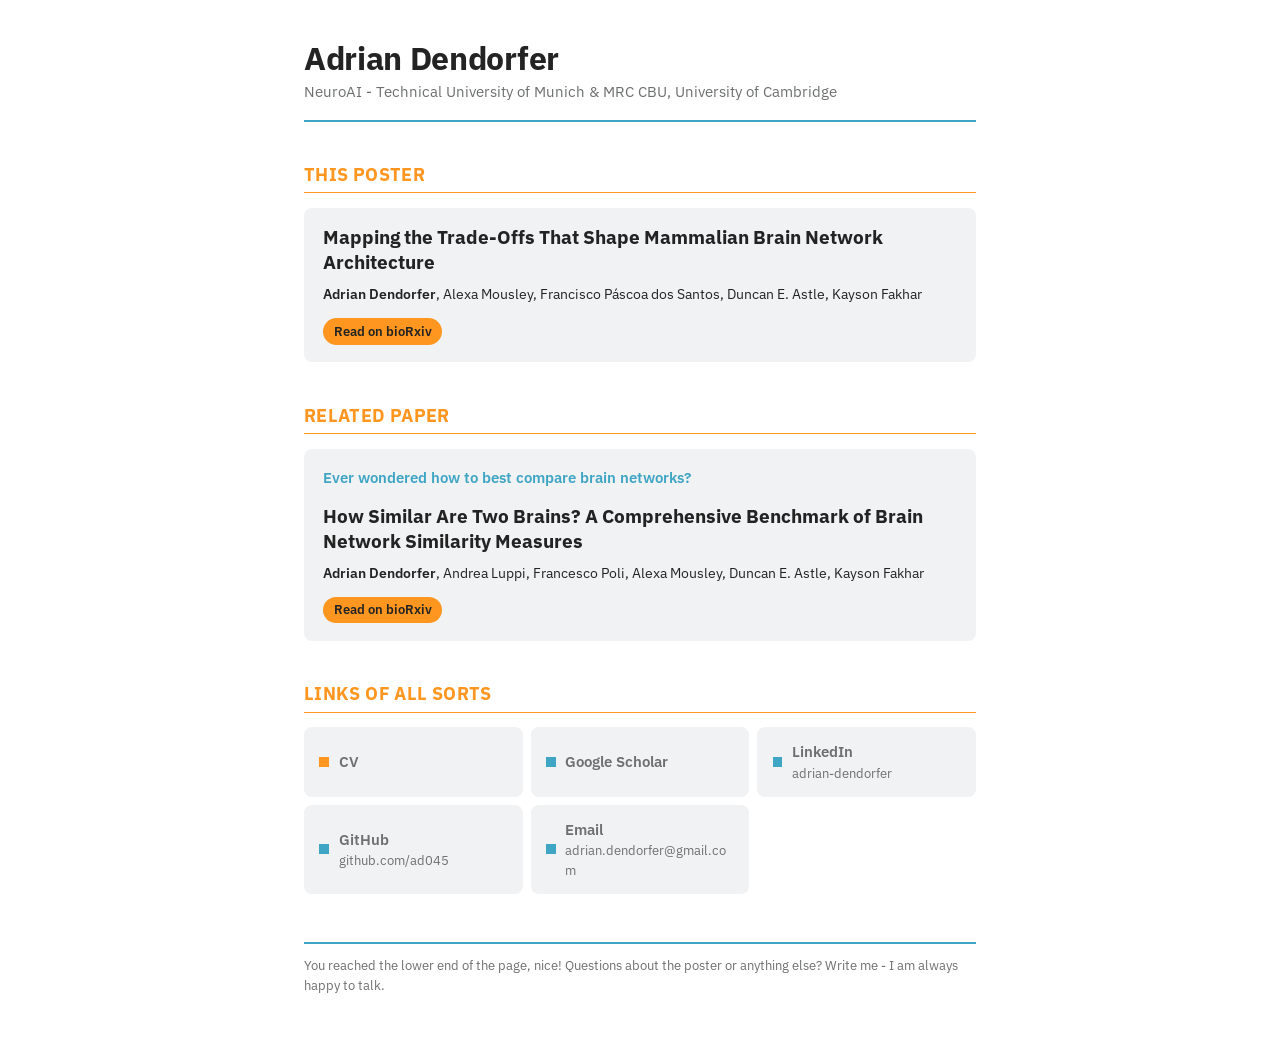
<file: index.html>
<!doctype html>
<html lang="en">

<head>
  <meta charset="utf-8">
  <meta name="viewport" content="width=device-width, initial-scale=1">
  <title>Adrian Dendorfer</title>
  <meta name="description" content="Poster links, paper and CV - Adrian Dendorfer, TUM / University of Cambridge.">
  <link rel="preconnect" href="https://fonts.googleapis.com">
  <link rel="preconnect" href="https://fonts.gstatic.com" crossorigin>
  <link href="https://fonts.googleapis.com/css2?family=IBM+Plex+Sans:ital,wght@0,400;0,600;0,700;1,400&display=swap"
    rel="stylesheet">
  <link rel="stylesheet" href="style.css">
</head>

<body>
  <main>
    <header>
      <h1>Adrian Dendorfer</h1>
      <p class="sub">NeuroAI - Technical University of Munich &amp; MRC CBU, University of Cambridge
      </p>
    </header>

    <h2>This poster</h2>
    <div class="paper">
      <h3>Mapping the Trade-Offs That Shape Mammalian Brain Network Architecture</h3>
      <p class="authors"><b>Adrian Dendorfer</b>, Alexa Mousley, Francisco Páscoa dos Santos, Duncan E. Astle, Kayson
        Fakhar</p>
      <!-- <p class="claim">Real brains maximise no single pressure - they sit in one small niche of a triangular trade-off -->
      <!-- between capability, robustness and efficiency.</p> -->
      <a class="chip" href="https://www.biorxiv.org/content/10.64898/2026.10.07.757032v1">Read on bioRxiv</a>
      <!-- <span class="chip soft">Bernstein Conference poster</span> -->
    </div>

    <h2>Related paper</h2>
    <div class="paper">
      <p class="claim">Ever wondered how to best compare brain networks?</p>
      <h3>How Similar Are Two Brains? A Comprehensive Benchmark of Brain Network Similarity Measures</h3>
      <p class="authors"><b>Adrian Dendorfer</b>, Andrea Luppi, Francesco Poli, Alexa Mousley, Duncan E. Astle, Kayson
        Fakhar</p>
      <a class="chip" href="https://www.biorxiv.org/content/10.64898/2026.09.16.752009v1">Read on bioRxiv</a>
    </div>

    <h2>Links of all sorts </h2>
    <div class="links">
      <a class="item" href="cv.html" style="--sq: var(--orange)"><span class="txt"><b>CV</b>
          <!-- <span>Education, research, publications</span> -->
        </span></a>
      <a class="item" href="https://scholar.google.com/citations?user=Flm5HnwAAAAJ&amp;hl=en"><span
          class="txt"><b>Google Scholar</b>
          <!-- <span>Publications</span> -->
        </span></a>
      <a class="item" href="https://www.linkedin.com/in/adrian-dendorfer/"><span
          class="txt"><b>LinkedIn</b><span>adrian-dendorfer</span></span></a>
      <a class="item" href="https://github.com/ad045"><span
          class="txt"><b>GitHub</b><span>github.com/ad045</span></span></a>
      <a class="item" href="mailto:adrian.dendorfer@gmail.com"><span
          class="txt"><b>Email</b><span>adrian.dendorfer@gmail.com</span></span></a>
    </div>

    <footer>You reached the lower end of the page, nice! Questions about the poster or anything else? Write me - I am
      always happy to talk.</footer>
  </main>
</body>

</html>
</file>
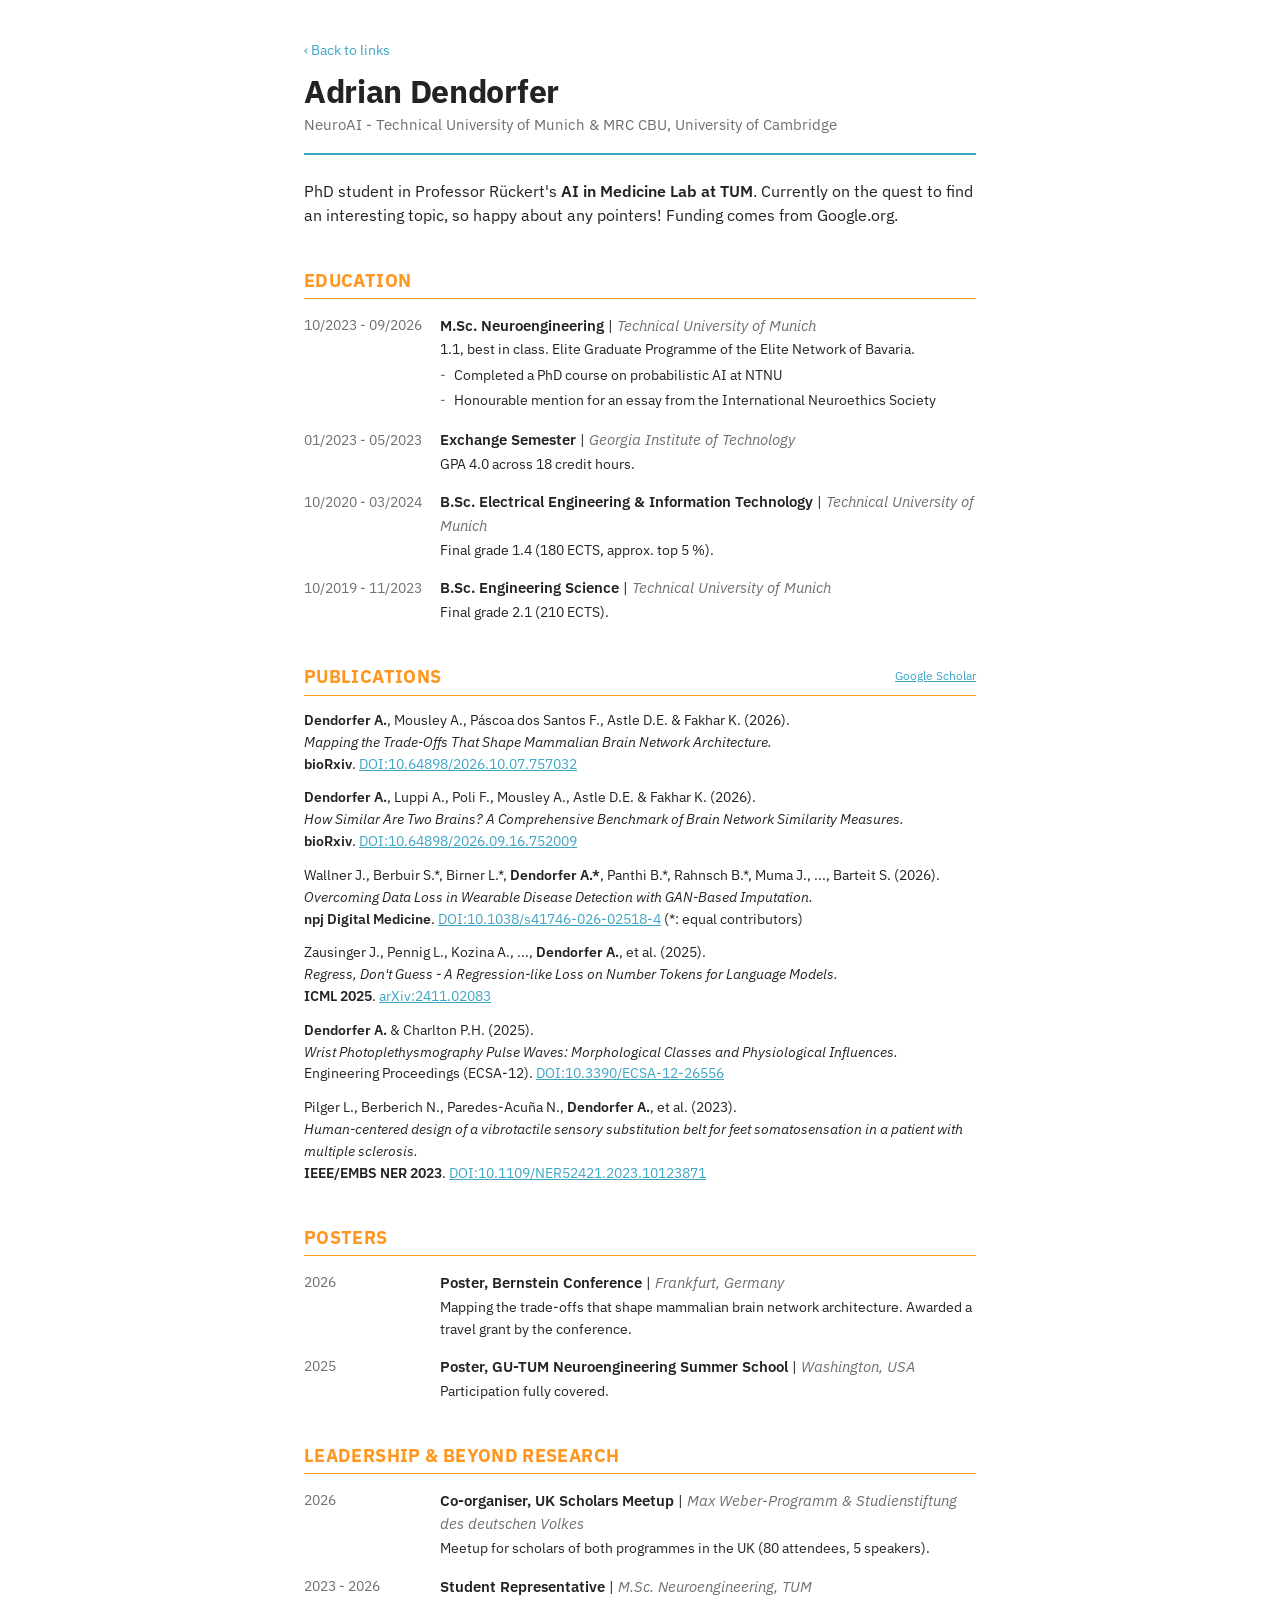
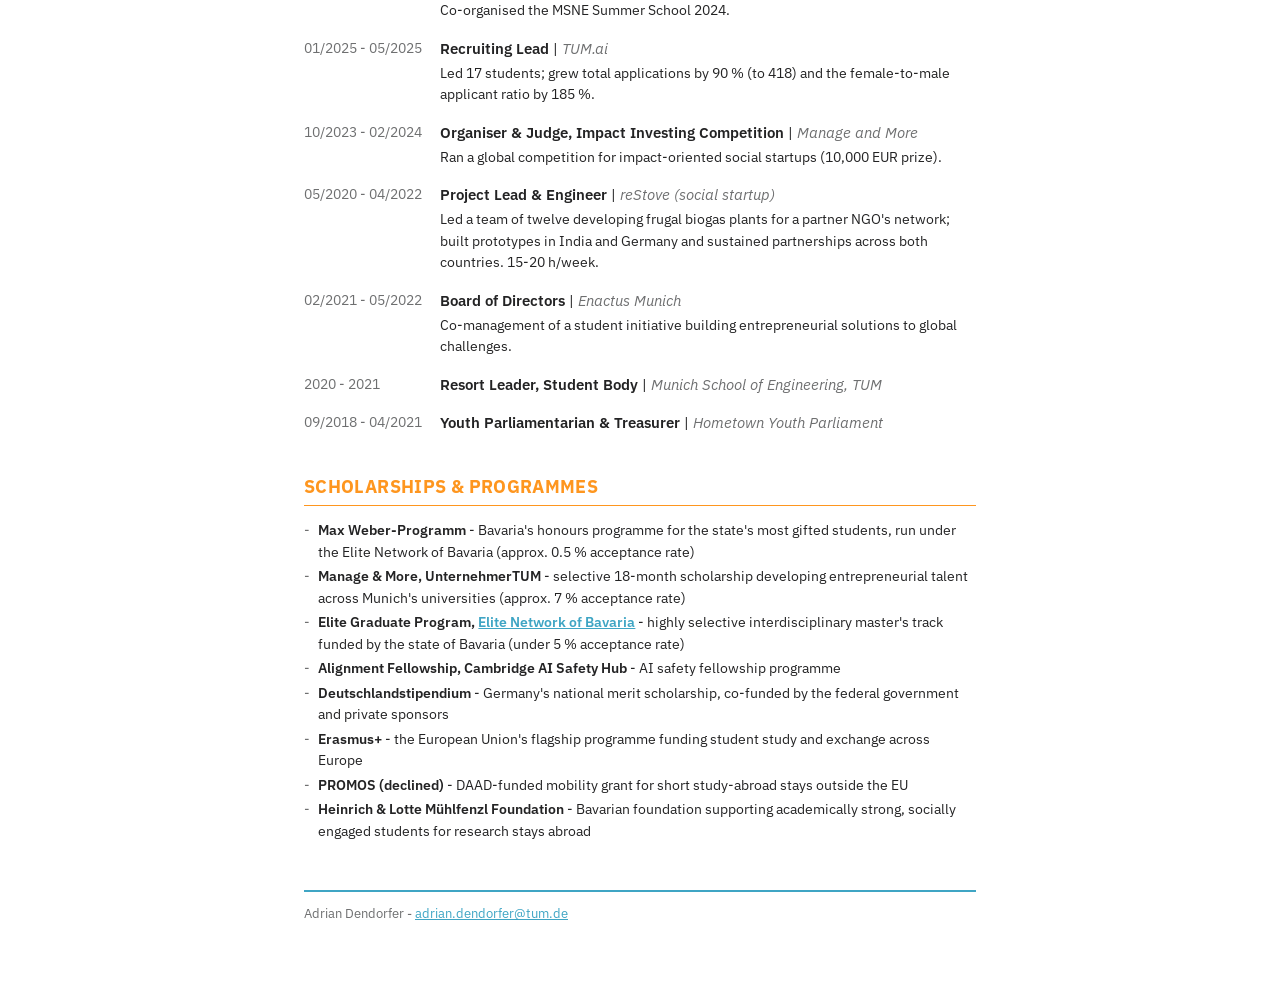
<file: cv.html>
<!doctype html>
<html lang="en">
<head>
<meta charset="utf-8">
<meta name="viewport" content="width=device-width, initial-scale=1">
<title>Adrian Dendorfer - CV</title>
<meta name="description" content="CV - Adrian Dendorfer, TUM / University of Cambridge.">
<link rel="preconnect" href="https://fonts.googleapis.com">
<link rel="preconnect" href="https://fonts.gstatic.com" crossorigin>
<link href="https://fonts.googleapis.com/css2?family=IBM+Plex+Sans:ital,wght@0,400;0,600;0,700;1,400&display=swap" rel="stylesheet">
<link rel="stylesheet" href="style.css">
</head>
<body>
<main>
  <header>
    <p class="back"><a href="./">&lsaquo; Back to links</a></p>
    <h1>Adrian Dendorfer</h1>
    <p class="sub">NeuroAI - Technical University of Munich &amp; MRC CBU, University of Cambridge</p>
  </header>

  <p class="intro">PhD student in Professor Rückert's <b>AI in Medicine Lab at TUM</b>. Currently on the quest to find an interesting topic, so happy about any pointers! Funding comes from Google.org. 
    <!-- I am broadly interested in network neuroscience, neuroscience-inspired AI, and doing helpful research (either by furthering our medical knowledge, e.g. by identifying new biomarkers, or by increasing our understnading of the human brain).</p> -->
  <!-- Neuroengineering M.Sc. candidate working at the intersection of NeuroAI, AI for medicine, and AI safety.  -->

  <h2>Education</h2>
<!-- 
  <div class="entry"><div class="date">2025 - present</div><div>
    <div class="head"><b>Master's Thesis</b> | <i>MRC Cognition and Brain Sciences Unit, University of Cambridge</i></div>
    <p class="desc">Thesis <i>Mapping the Trade-Offs That Shape Mammalian Brain Network Architecture</i> - modelling the competing constraints that shape brain-network wiring across mammalian species. Supervisors: Dr. Kayson Fakhar, Prof. Dr. Duncan Astle, Prof. Dr. Daniel Rückert.</p>
    <ul>
      <li>Two first-author papers: the trade-offs that shape brain network architecture (<a href="https://www.biorxiv.org/content/10.64898/2026.10.07.757032v1">bioRxiv</a>) and a benchmark of brain network similarity measures (<a href="https://www.biorxiv.org/content/10.64898/2026.09.16.752009v1">bioRxiv</a>)</li> 
      <li>Co-organised a UK meetup for scholars of the Max Weber-Programm and the Studienstiftung des deutschen Volkes (80 attendees, 5 speakers)</li>
    </ul>
  </div></div> -->

  <div class="entry"><div class="date">10/2023 - 09/2026</div><div>
    <div class="head"><b>M.Sc. Neuroengineering</b> | <i>Technical University of Munich</i></div>
    <p class="desc">1.1, best in class. Elite Graduate Programme of the Elite Network of Bavaria. 
      <!-- Thesis hosted at the University of Cambridge. -->
    </p>
    <ul>
      <li>Completed a PhD course on probabilistic AI at NTNU</li>
      <li>Honourable mention for an essay from the International Neuroethics Society</li>
    </ul>
  </div></div>

  <div class="entry"><div class="date">01/2023 - 05/2023</div><div>
    <div class="head"><b>Exchange Semester</b> | <i>Georgia Institute of Technology</i></div>
    <p class="desc">GPA 4.0 across 18 credit hours.</p>
  </div></div>

  <div class="entry"><div class="date">10/2020 - 03/2024</div><div>
    <div class="head"><b>B.Sc. Electrical Engineering &amp; Information Technology</b> | <i>Technical University of Munich</i></div>
    <p class="desc">Final grade 1.4 (180 ECTS, approx. top 5 %).</p>
  </div></div>

  <div class="entry"><div class="date">10/2019 - 11/2023</div><div>
    <div class="head"><b>B.Sc. Engineering Science</b> | <i>Technical University of Munich</i></div>
    <p class="desc">Final grade 2.1 (210 ECTS).</p>
  </div></div>

  <!-- <h2>Research Experience</h2>

  <div class="entry"><div class="date">10/2024 - 04/2025</div><div>
    <div class="head"><b>LLM Number Handling</b> | <i>IBM Research Zurich &amp; TUM.ai</i></div>
    <p class="desc">Researched number handling in large language models by adapting loss functions. <span class="result">Accepted at ICML 2025.</span></p>
  </div></div>

  <div class="entry"><div class="date">10/2024 - 02/2025</div><div>
    <div class="head"><b>Infection Detection from Wearables</b> | <i>Heidelberg Institute of Global Health &amp; Munich Data Science Institute, TUM</i></div>
    <p class="desc">GANs for time-series imputation and bi-directional LSTM-autoencoders for anomaly detection. <span class="result">Published in npj Digital Medicine.</span></p>
  </div></div>

  <div class="entry"><div class="date">08/2024 - 11/2024</div><div>
    <div class="head"><b>Pulse Wave Morphology</b> | <i>Department of Public Health, University of Cambridge</i></div>
    <p class="desc">Analysis of pulse-wave morphology in photoplethysmography (the green light in wearables). 40 h/week, on-site and remote. <span class="result">Accepted at ECSA 2025.</span></p>
  </div></div>

  <div class="entry"><div class="date">10/2023 - 06/2024</div><div>
    <div class="head"><b>Brain-Age Prediction</b> | <i>AI in Medicine Lab, TUM</i></div>
    <p class="desc">Benchmarked algorithms predicting "brain age" (a biomarker for cognitive fitness) from EEG, combining classical signal processing and deep learning. 12 h/week.</p>
  </div></div>

  <div class="entry"><div class="date">01/2023 - 10/2023</div><div>
    <div class="head"><b>Brain-Computer Interface</b> | <i>MAP Lab, Georgia Institute of Technology</i></div>
    <p class="desc">Predicted spatial orientation from fMRI and fNIRS for real-time neurostimulation feedback loops. 12 h/week, on-site and remote.</p>
  </div></div>

  <div class="entry"><div class="date">07/2022 - 10/2022</div><div>
    <div class="head"><b>Medical Device</b> | <i>Institute for Cognitive Systems, TUM</i></div>
    <p class="desc">Balance-assistance device for a patient with multiple sclerosis. <span class="result">Accepted at NER 2023.</span></p>
  </div></div>

  <div class="entry"><div class="date">04/2022 - 07/2022</div><div>
    <div class="head"><b>Microfluidics</b> | <i>Little Devices Lab, MIT</i></div>
    <p class="desc">Developed magnetic switches for a paper-based, modular microfluidic toolkit. Remote (pandemic).</p>
  </div></div> -->

  <h2>Publications <a class="side" href="https://scholar.google.com/citations?user=Flm5HnwAAAAJ&amp;hl=en">Google Scholar</a></h2>

  <div class="pub">
    <b>Dendorfer A.</b>, Mousley A., Páscoa dos Santos F., Astle D.E. &amp; Fakhar K. (2026).
    <i>Mapping the Trade-Offs That Shape Mammalian Brain Network Architecture.</i>
    <b>bioRxiv</b>. <a href="https://www.biorxiv.org/content/10.64898/2026.10.07.757032v1">DOI:10.64898/2026.10.07.757032</a>
  </div>
  <div class="pub">
    <b>Dendorfer A.</b>, Luppi A., Poli F., Mousley A., Astle D.E. &amp; Fakhar K. (2026).
    <i>How Similar Are Two Brains? A Comprehensive Benchmark of Brain Network Similarity Measures.</i>
    <b>bioRxiv</b>. <a href="https://www.biorxiv.org/content/10.64898/2026.09.16.752009v1">DOI:10.64898/2026.09.16.752009</a>
  </div>
  <div class="pub">
    Wallner J., Berbuir S.*, Birner L.*, <b>Dendorfer A.*</b>, Panthi B.*, Rahnsch B.*, Muma J., ..., Barteit S. (2026).
    <i>Overcoming Data Loss in Wearable Disease Detection with GAN-Based Imputation.</i>
    <b>npj Digital Medicine</b>. <a href="https://doi.org/10.1038/s41746-026-02518-4">DOI:10.1038/s41746-026-02518-4</a> (*: equal contributors)
  </div>
  <div class="pub">
    Zausinger J., Pennig L., Kozina A., ..., <b>Dendorfer A.</b>, et al. (2025).
    <i>Regress, Don't Guess - A Regression-like Loss on Number Tokens for Language Models.</i>
    <b>ICML 2025</b>. <a href="https://doi.org/10.48550/arXiv.2411.02083">arXiv:2411.02083</a>
  </div>
  <div class="pub">
    <b>Dendorfer A.</b> &amp; Charlton P.H. (2025).
    <i>Wrist Photoplethysmography Pulse Waves: Morphological Classes and Physiological Influences.</i>
    Engineering Proceedings (ECSA-12). <a href="https://doi.org/10.3390/ECSA-12-26556">DOI:10.3390/ECSA-12-26556</a>
  </div>
  <div class="pub">
    Pilger L., Berberich N., Paredes-Acuña N., <b>Dendorfer A.</b>, et al. (2023).
    <i>Human-centered design of a vibrotactile sensory substitution belt for feet somatosensation in a patient with multiple sclerosis.</i>
    <b>IEEE/EMBS NER 2023</b>. <a href="https://doi.org/10.1109/NER52421.2023.10123871">DOI:10.1109/NER52421.2023.10123871</a>
  </div>
  <!-- <div class="pub">
    Akarca D., Schiavi S., Achterberg J., Genc S., Jones D.K., <b>Dendorfer A.</b>, Fakhar K. &amp; Astle D.E.
    <i>A weighted generative model of the human connectome.</i>
    Manuscript submitted.
  </div> -->
  <!-- <div class="pub">
    <b>Dendorfer A.</b>
    <i>The Autonomy of Neuroenhancement.</i>
    Essay.
  </div> -->

  <h2>Posters</h2>

  <div class="entry"><div class="date">2026</div><div>
    <div class="head"><b>Poster, Bernstein Conference</b> | <i>Frankfurt, Germany</i></div>
    <p class="desc">Mapping the trade-offs that shape mammalian brain network architecture. Awarded a travel grant by the conference.</p>
  </div></div>

  <div class="entry"><div class="date">2025</div><div>
    <div class="head"><b>Poster, GU-TUM Neuroengineering Summer School</b> | <i>Washington, USA</i></div>
    <p class="desc">Participation fully covered.</p>
  </div></div>

  <h2>Leadership &amp; Beyond Research</h2>

  <div class="entry"><div class="date">2026</div><div>
    <div class="head"><b>Co-organiser, UK Scholars Meetup</b> | <i>Max Weber-Programm &amp; Studienstiftung des deutschen Volkes</i></div>
    <p class="desc">Meetup for scholars of both programmes in the UK (80 attendees, 5 speakers).</p>
  </div></div>

  <div class="entry"><div class="date">2023 - 2026</div><div>
    <div class="head"><b>Student Representative</b> | <i>M.Sc. Neuroengineering, TUM</i></div>
    <p class="desc">Co-organised the MSNE Summer School 2024.</p>
  </div></div>

  <div class="entry"><div class="date">01/2025 - 05/2025</div><div>
    <div class="head"><b>Recruiting Lead</b> | <i>TUM.ai</i></div>
    <p class="desc">Led 17 students; grew total applications by 90 % (to 418) and the female-to-male applicant ratio by 185 %.</p>
  </div></div>

  <div class="entry"><div class="date">10/2023 - 02/2024</div><div>
    <div class="head"><b>Organiser &amp; Judge, Impact Investing Competition</b> | <i>Manage and More</i></div>
    <p class="desc">Ran a global competition for impact-oriented social startups (10,000 EUR prize).</p>
  </div></div>

  <div class="entry"><div class="date">05/2020 - 04/2022</div><div>
    <div class="head"><b>Project Lead &amp; Engineer</b> | <i>reStove (social startup)</i></div>
    <p class="desc">Led a team of twelve developing frugal biogas plants for a partner NGO's network; built prototypes in India and Germany and sustained partnerships across both countries. 15-20 h/week.</p>
  </div></div>

  <div class="entry"><div class="date">02/2021 - 05/2022</div><div>
    <div class="head"><b>Board of Directors</b> | <i>Enactus Munich</i></div>
    <p class="desc">Co-management of a student initiative building entrepreneurial solutions to global challenges.</p>
  </div></div>

  <div class="entry"><div class="date">2020 - 2021</div><div>
    <div class="head"><b>Resort Leader, Student Body</b> | <i>Munich School of Engineering, TUM</i></div>
  </div></div>

  <div class="entry"><div class="date">09/2018 - 04/2021</div><div>
    <div class="head"><b>Youth Parliamentarian &amp; Treasurer</b> | <i>Hometown Youth Parliament</i></div>
  </div></div>

  <h2>Scholarships &amp; Programmes</h2>
  <ul class="plain">
    <li><b>Max Weber-Programm</b> - Bavaria's honours programme for the state's most gifted students, run under the Elite Network of Bavaria (approx. 0.5 % acceptance rate)</li>
    <li><b>Manage &amp; More, UnternehmerTUM</b> - selective 18-month scholarship developing entrepreneurial talent across Munich's universities (approx. 7 % acceptance rate)</li>
    <li><b>Elite Graduate Program, <a href="https://www.elitenetzwerk.bayern.de/en/home">Elite Network of Bavaria</a></b> - highly selective interdisciplinary master's track funded by the state of Bavaria (under 5 % acceptance rate)</li>
    <li><b>Alignment Fellowship, Cambridge AI Safety Hub</b> - AI safety fellowship programme</li>
    <li><b>Deutschlandstipendium</b> - Germany's national merit scholarship, co-funded by the federal government and private sponsors</li>
    <li><b>Erasmus+</b> - the European Union's flagship programme funding student study and exchange across Europe</li>
    <li><b>PROMOS (declined)</b> - DAAD-funded mobility grant for short study-abroad stays outside the EU</li>
    <!-- <li><b>Bernstein Conference Travel Grant</b> - travel grant from the Bernstein Network for the 2026 conference</li> -->
    <li><b>Heinrich &amp; Lotte Mühlfenzl Foundation</b> - Bavarian foundation supporting academically strong, socially engaged students for research stays abroad</li>
  </ul>

  <footer>Adrian Dendorfer - <a href="mailto:adrian.dendorfer@tum.de">adrian.dendorfer@tum.de</a></footer>
</main>
</body>
</html>
</file>
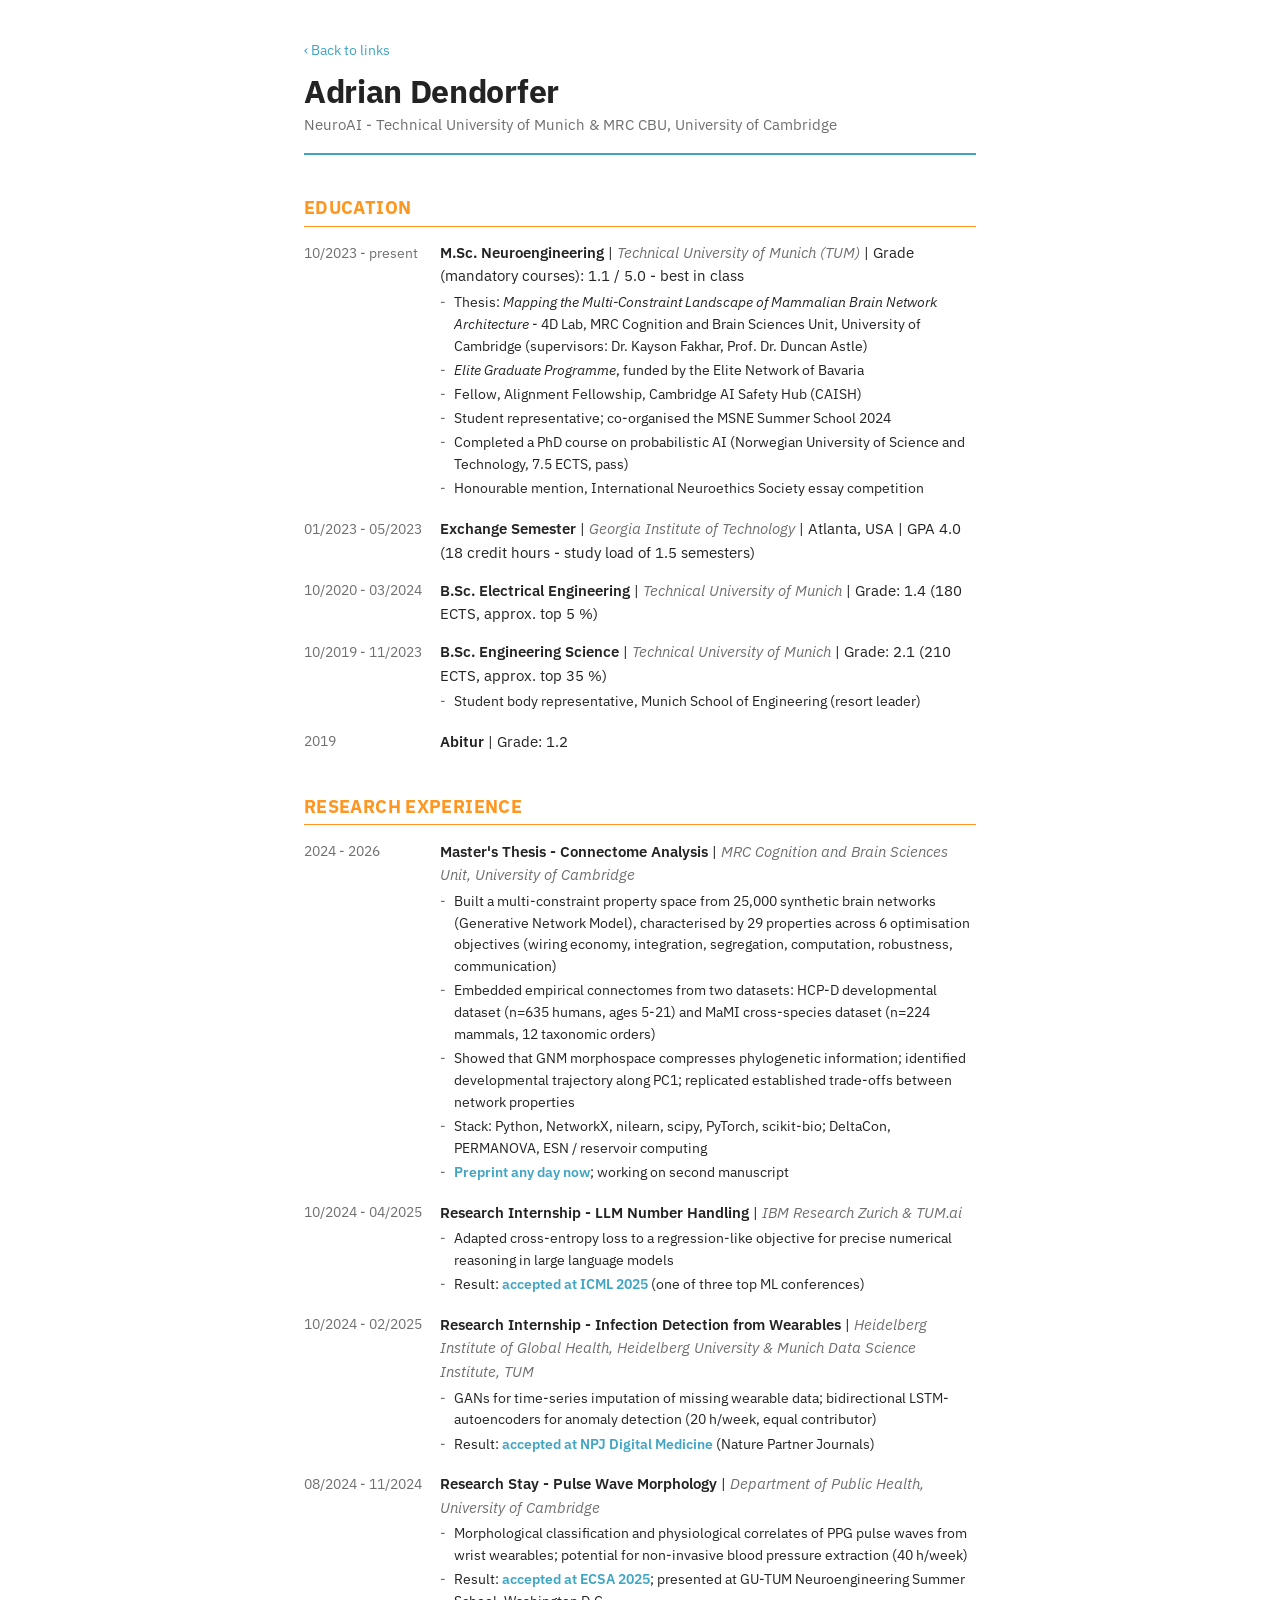
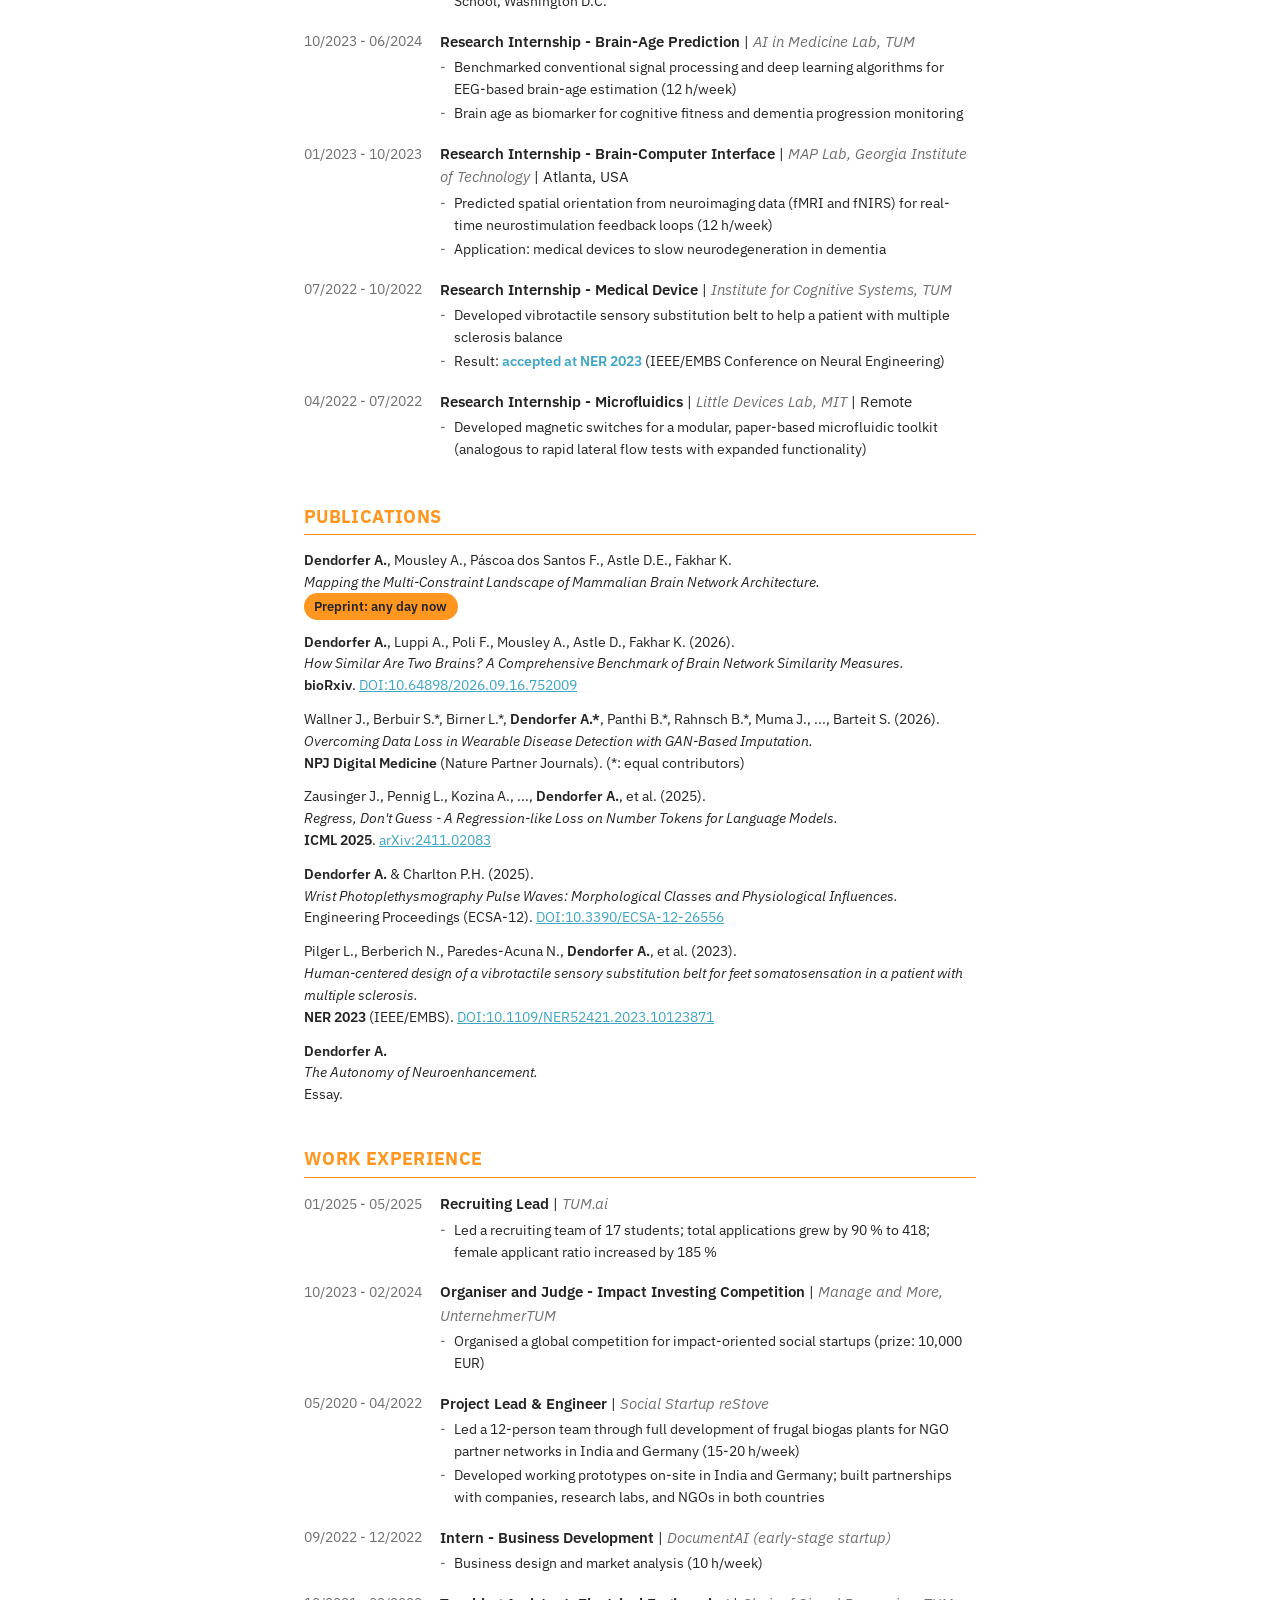
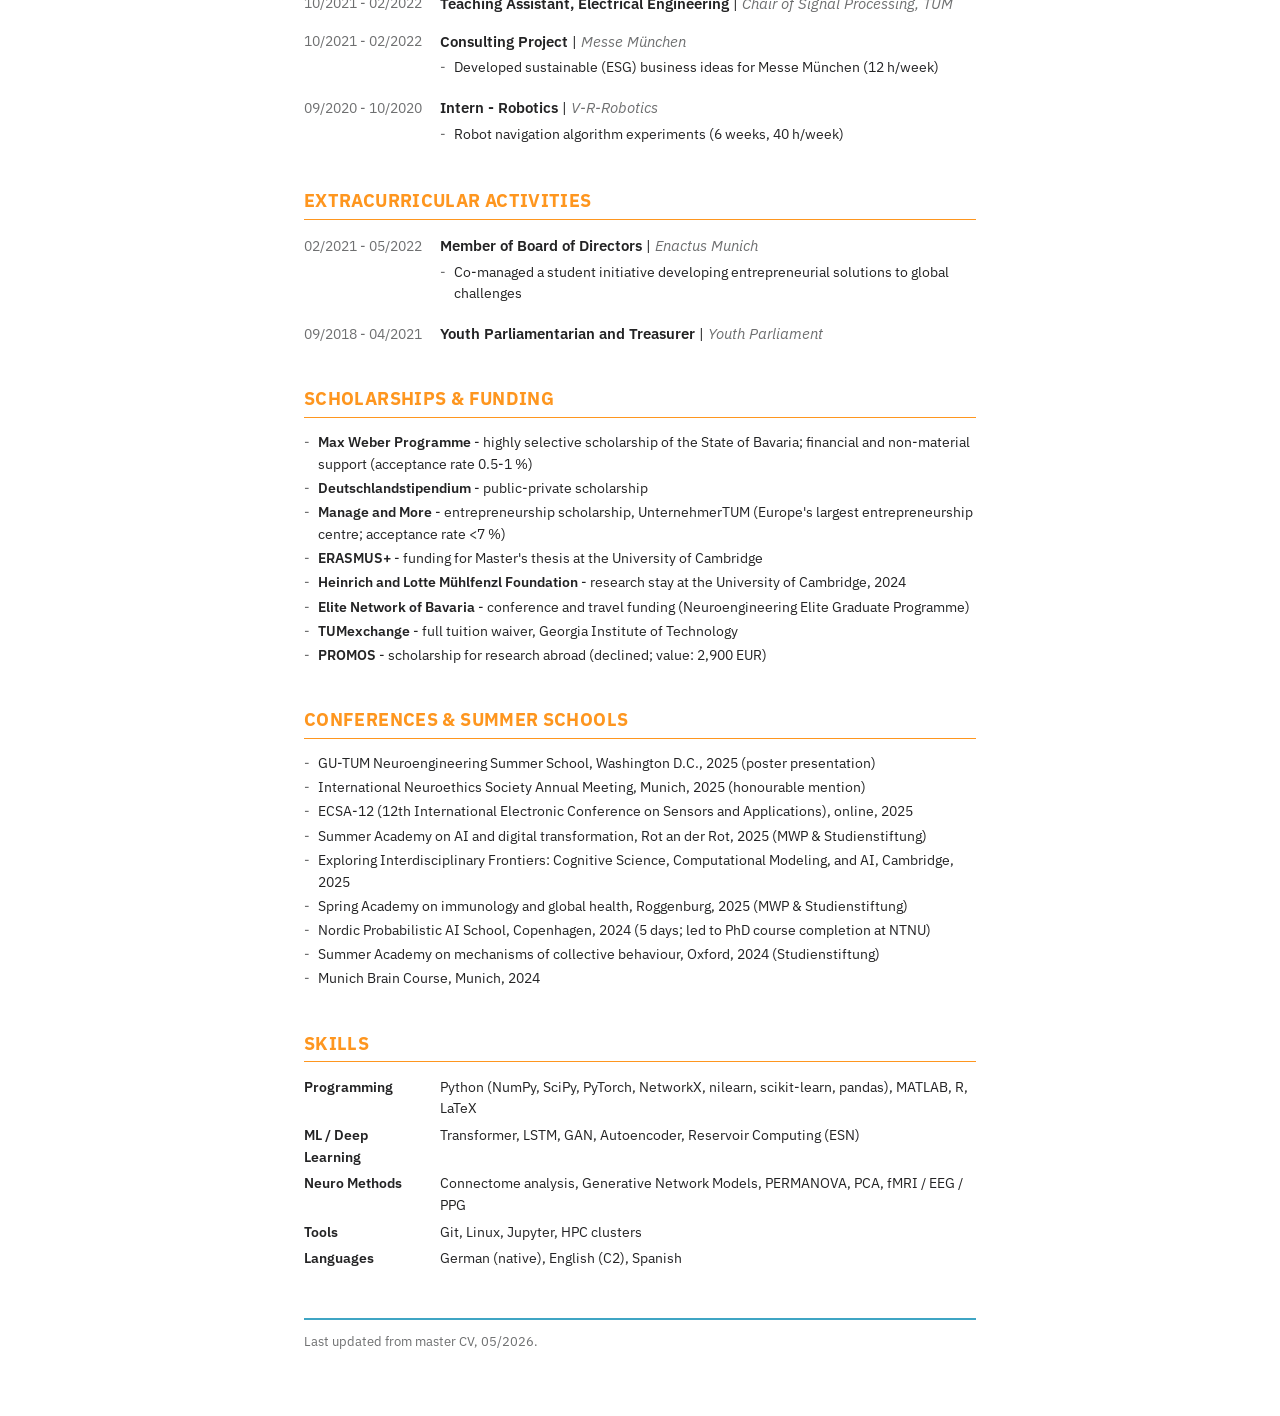
<file: cv_just_from_this_go.html>
<!doctype html>
<html lang="en">
<head>
<meta charset="utf-8">
<meta name="viewport" content="width=device-width, initial-scale=1">
<title>Adrian Dendorfer - CV</title>
<meta name="description" content="CV - Adrian Dendorfer, TUM / University of Cambridge.">
<link rel="preconnect" href="https://fonts.googleapis.com">
<link rel="preconnect" href="https://fonts.gstatic.com" crossorigin>
<link href="https://fonts.googleapis.com/css2?family=IBM+Plex+Sans:ital,wght@0,400;0,600;0,700;1,400&display=swap" rel="stylesheet">
<link rel="stylesheet" href="style.css">
</head>
<body>
<main>
  <header>
    <p class="back"><a href="./">&lsaquo; Back to links</a></p>
    <h1>Adrian Dendorfer</h1>
    <p class="sub">NeuroAI - Technical University of Munich &amp; MRC CBU, University of Cambridge</p>
  </header>

  <section id="cv">
  <h2>Education</h2>

  <div class="entry"><div class="date">10/2023 - present</div><div>
    <div class="head"><b>M.Sc. Neuroengineering</b> | <i>Technical University of Munich (TUM)</i> | Grade (mandatory courses): 1.1 / 5.0 - best in class</div>
    <ul>
      <li>Thesis: <i>Mapping the Multi-Constraint Landscape of Mammalian Brain Network Architecture</i> - 4D Lab, MRC Cognition and Brain Sciences Unit, University of Cambridge (supervisors: Dr. Kayson Fakhar, Prof. Dr. Duncan Astle)</li>
      <li><i>Elite Graduate Programme</i>, funded by the Elite Network of Bavaria</li>
      <li>Fellow, Alignment Fellowship, Cambridge AI Safety Hub (CAISH)</li>
      <li>Student representative; co-organised the MSNE Summer School 2024</li>
      <li>Completed a PhD course on probabilistic AI (Norwegian University of Science and Technology, 7.5 ECTS, pass)</li>
      <li>Honourable mention, International Neuroethics Society essay competition</li>
    </ul>
  </div></div>

  <div class="entry"><div class="date">01/2023 - 05/2023</div><div>
    <div class="head"><b>Exchange Semester</b> | <i>Georgia Institute of Technology</i> | Atlanta, USA | GPA 4.0 (18 credit hours - study load of 1.5 semesters)</div>
  </div></div>

  <div class="entry"><div class="date">10/2020 - 03/2024</div><div>
    <div class="head"><b>B.Sc. Electrical Engineering</b> | <i>Technical University of Munich</i> | Grade: 1.4 (180 ECTS, approx. top 5 %)</div>
  </div></div>

  <div class="entry"><div class="date">10/2019 - 11/2023</div><div>
    <div class="head"><b>B.Sc. Engineering Science</b> | <i>Technical University of Munich</i> | Grade: 2.1 (210 ECTS, approx. top 35 %)</div>
    <ul><li>Student body representative, Munich School of Engineering (resort leader)</li></ul>
  </div></div>

  <div class="entry"><div class="date">2019</div><div>
    <div class="head"><b>Abitur</b> | Grade: 1.2</div>
  </div></div>

  <h2>Research Experience</h2>

  <div class="entry"><div class="date">2024 - 2026</div><div>
    <div class="head"><b>Master's Thesis - Connectome Analysis</b> | <i>MRC Cognition and Brain Sciences Unit, University of Cambridge</i></div>
    <ul>
      <li>Built a multi-constraint property space from 25,000 synthetic brain networks (Generative Network Model), characterised by 29 properties across 6 optimisation objectives (wiring economy, integration, segregation, computation, robustness, communication)</li>
      <li>Embedded empirical connectomes from two datasets: HCP-D developmental dataset (n=635 humans, ages 5-21) and MaMI cross-species dataset (n=224 mammals, 12 taxonomic orders)</li>
      <li>Showed that GNM morphospace compresses phylogenetic information; identified developmental trajectory along PC1; replicated established trade-offs between network properties</li>
      <li>Stack: Python, NetworkX, nilearn, scipy, PyTorch, scikit-bio; DeltaCon, PERMANOVA, ESN / reservoir computing</li>
      <li><span class="result">Preprint any day now</span>; working on second manuscript</li>
    </ul>
  </div></div>

  <div class="entry"><div class="date">10/2024 - 04/2025</div><div>
    <div class="head"><b>Research Internship - LLM Number Handling</b> | <i>IBM Research Zurich &amp; TUM.ai</i></div>
    <ul>
      <li>Adapted cross-entropy loss to a regression-like objective for precise numerical reasoning in large language models</li>
      <li>Result: <span class="result">accepted at ICML 2025</span> (one of three top ML conferences)</li>
    </ul>
  </div></div>

  <div class="entry"><div class="date">10/2024 - 02/2025</div><div>
    <div class="head"><b>Research Internship - Infection Detection from Wearables</b> | <i>Heidelberg Institute of Global Health, Heidelberg University &amp; Munich Data Science Institute, TUM</i></div>
    <ul>
      <li>GANs for time-series imputation of missing wearable data; bidirectional LSTM-autoencoders for anomaly detection (20 h/week, equal contributor)</li>
      <li>Result: <span class="result">accepted at NPJ Digital Medicine</span> (Nature Partner Journals)</li>
    </ul>
  </div></div>

  <div class="entry"><div class="date">08/2024 - 11/2024</div><div>
    <div class="head"><b>Research Stay - Pulse Wave Morphology</b> | <i>Department of Public Health, University of Cambridge</i></div>
    <ul>
      <li>Morphological classification and physiological correlates of PPG pulse waves from wrist wearables; potential for non-invasive blood pressure extraction (40 h/week)</li>
      <li>Result: <span class="result">accepted at ECSA 2025</span>; presented at GU-TUM Neuroengineering Summer School, Washington D.C.</li>
    </ul>
  </div></div>

  <div class="entry"><div class="date">10/2023 - 06/2024</div><div>
    <div class="head"><b>Research Internship - Brain-Age Prediction</b> | <i>AI in Medicine Lab, TUM</i></div>
    <ul>
      <li>Benchmarked conventional signal processing and deep learning algorithms for EEG-based brain-age estimation (12 h/week)</li>
      <li>Brain age as biomarker for cognitive fitness and dementia progression monitoring</li>
    </ul>
  </div></div>

  <div class="entry"><div class="date">01/2023 - 10/2023</div><div>
    <div class="head"><b>Research Internship - Brain-Computer Interface</b> | <i>MAP Lab, Georgia Institute of Technology</i> | Atlanta, USA</div>
    <ul>
      <li>Predicted spatial orientation from neuroimaging data (fMRI and fNIRS) for real-time neurostimulation feedback loops (12 h/week)</li>
      <li>Application: medical devices to slow neurodegeneration in dementia</li>
    </ul>
  </div></div>

  <div class="entry"><div class="date">07/2022 - 10/2022</div><div>
    <div class="head"><b>Research Internship - Medical Device</b> | <i>Institute for Cognitive Systems, TUM</i></div>
    <ul>
      <li>Developed vibrotactile sensory substitution belt to help a patient with multiple sclerosis balance</li>
      <li>Result: <span class="result">accepted at NER 2023</span> (IEEE/EMBS Conference on Neural Engineering)</li>
    </ul>
  </div></div>

  <div class="entry"><div class="date">04/2022 - 07/2022</div><div>
    <div class="head"><b>Research Internship - Microfluidics</b> | <i>Little Devices Lab, MIT</i> | Remote</div>
    <ul><li>Developed magnetic switches for a modular, paper-based microfluidic toolkit (analogous to rapid lateral flow tests with expanded functionality)</li></ul>
  </div></div>

  <h2>Publications</h2>

  <div class="pub">
    <b>Dendorfer A.</b>, Mousley A., Páscoa dos Santos F., Astle D.E., Fakhar K.
    <i>Mapping the Multi-Constraint Landscape of Mammalian Brain Network Architecture.</i>
    <span class="chip">Preprint: any day now</span>
  </div>
  <div class="pub">
    <b>Dendorfer A.</b>, Luppi A., Poli F., Mousley A., Astle D., Fakhar K. (2026).
    <i>How Similar Are Two Brains? A Comprehensive Benchmark of Brain Network Similarity Measures.</i>
    <b>bioRxiv</b>. <a href="https://www.biorxiv.org/content/10.64898/2026.09.16.752009v1">DOI:10.64898/2026.09.16.752009</a>
  </div>
  <div class="pub">
    Wallner J., Berbuir S.*, Birner L.*, <b>Dendorfer A.*</b>, Panthi B.*, Rahnsch B.*, Muma J., ..., Barteit S. (2026).
    <i>Overcoming Data Loss in Wearable Disease Detection with GAN-Based Imputation.</i>
    <b>NPJ Digital Medicine</b> (Nature Partner Journals). (*: equal contributors)
  </div>
  <div class="pub">
    Zausinger J., Pennig L., Kozina A., ..., <b>Dendorfer A.</b>, et al. (2025).
    <i>Regress, Don't Guess - A Regression-like Loss on Number Tokens for Language Models.</i>
    <b>ICML 2025</b>. <a href="https://doi.org/10.48550/arXiv.2411.02083">arXiv:2411.02083</a>
  </div>
  <div class="pub">
    <b>Dendorfer A.</b> &amp; Charlton P.H. (2025).
    <i>Wrist Photoplethysmography Pulse Waves: Morphological Classes and Physiological Influences.</i>
    Engineering Proceedings (ECSA-12). <a href="https://doi.org/10.3390/ECSA-12-26556">DOI:10.3390/ECSA-12-26556</a>
  </div>
  <div class="pub">
    Pilger L., Berberich N., Paredes-Acuna N., <b>Dendorfer A.</b>, et al. (2023).
    <i>Human-centered design of a vibrotactile sensory substitution belt for feet somatosensation in a patient with multiple sclerosis.</i>
    <b>NER 2023</b> (IEEE/EMBS). <a href="https://doi.org/10.1109/NER52421.2023.10123871">DOI:10.1109/NER52421.2023.10123871</a>
  </div>
  <div class="pub">
    <b>Dendorfer A.</b>
    <i>The Autonomy of Neuroenhancement.</i>
    Essay.
  </div>

  <h2>Work Experience</h2>

  <div class="entry"><div class="date">01/2025 - 05/2025</div><div>
    <div class="head"><b>Recruiting Lead</b> | <i>TUM.ai</i></div>
    <ul><li>Led a recruiting team of 17 students; total applications grew by 90 % to 418; female applicant ratio increased by 185 %</li></ul>
  </div></div>

  <div class="entry"><div class="date">10/2023 - 02/2024</div><div>
    <div class="head"><b>Organiser and Judge - Impact Investing Competition</b> | <i>Manage and More, UnternehmerTUM</i></div>
    <ul><li>Organised a global competition for impact-oriented social startups (prize: 10,000 EUR)</li></ul>
  </div></div>

  <div class="entry"><div class="date">05/2020 - 04/2022</div><div>
    <div class="head"><b>Project Lead &amp; Engineer</b> | <i>Social Startup reStove</i></div>
    <ul>
      <li>Led a 12-person team through full development of frugal biogas plants for NGO partner networks in India and Germany (15-20 h/week)</li>
      <li>Developed working prototypes on-site in India and Germany; built partnerships with companies, research labs, and NGOs in both countries</li>
    </ul>
  </div></div>

  <div class="entry"><div class="date">09/2022 - 12/2022</div><div>
    <div class="head"><b>Intern - Business Development</b> | <i>DocumentAI (early-stage startup)</i></div>
    <ul><li>Business design and market analysis (10 h/week)</li></ul>
  </div></div>

  <div class="entry"><div class="date">10/2021 - 02/2022</div><div>
    <div class="head"><b>Teaching Assistant, Electrical Engineering</b> | <i>Chair of Signal Processing, TUM</i></div>
  </div></div>

  <div class="entry"><div class="date">10/2021 - 02/2022</div><div>
    <div class="head"><b>Consulting Project</b> | <i>Messe München</i></div>
    <ul><li>Developed sustainable (ESG) business ideas for Messe München (12 h/week)</li></ul>
  </div></div>

  <div class="entry"><div class="date">09/2020 - 10/2020</div><div>
    <div class="head"><b>Intern - Robotics</b> | <i>V-R-Robotics</i></div>
    <ul><li>Robot navigation algorithm experiments (6 weeks, 40 h/week)</li></ul>
  </div></div>

  <h2>Extracurricular Activities</h2>

  <div class="entry"><div class="date">02/2021 - 05/2022</div><div>
    <div class="head"><b>Member of Board of Directors</b> | <i>Enactus Munich</i></div>
    <ul><li>Co-managed a student initiative developing entrepreneurial solutions to global challenges</li></ul>
  </div></div>

  <div class="entry"><div class="date">09/2018 - 04/2021</div><div>
    <div class="head"><b>Youth Parliamentarian and Treasurer</b> | <i>Youth Parliament</i></div>
  </div></div>

  <h2>Scholarships &amp; Funding</h2>
  <ul class="plain">
    <li><b>Max Weber Programme</b> - highly selective scholarship of the State of Bavaria; financial and non-material support (acceptance rate 0.5-1 %)</li>
    <li><b>Deutschlandstipendium</b> - public-private scholarship</li>
    <li><b>Manage and More</b> - entrepreneurship scholarship, UnternehmerTUM (Europe's largest entrepreneurship centre; acceptance rate &lt;7 %)</li>
    <li><b>ERASMUS+</b> - funding for Master's thesis at the University of Cambridge</li>
    <li><b>Heinrich and Lotte Mühlfenzl Foundation</b> - research stay at the University of Cambridge, 2024</li>
    <li><b>Elite Network of Bavaria</b> - conference and travel funding (Neuroengineering Elite Graduate Programme)</li>
    <li><b>TUMexchange</b> - full tuition waiver, Georgia Institute of Technology</li>
    <li><b>PROMOS</b> - scholarship for research abroad (declined; value: 2,900 EUR)</li>
  </ul>

  <h2>Conferences &amp; Summer Schools</h2>
  <ul class="plain">
    <li>GU-TUM Neuroengineering Summer School, Washington D.C., 2025 (poster presentation)</li>
    <li>International Neuroethics Society Annual Meeting, Munich, 2025 (honourable mention)</li>
    <li>ECSA-12 (12th International Electronic Conference on Sensors and Applications), online, 2025</li>
    <li>Summer Academy on AI and digital transformation, Rot an der Rot, 2025 (MWP &amp; Studienstiftung)</li>
    <li>Exploring Interdisciplinary Frontiers: Cognitive Science, Computational Modeling, and AI, Cambridge, 2025</li>
    <li>Spring Academy on immunology and global health, Roggenburg, 2025 (MWP &amp; Studienstiftung)</li>
    <li>Nordic Probabilistic AI School, Copenhagen, 2024 (5 days; led to PhD course completion at NTNU)</li>
    <li>Summer Academy on mechanisms of collective behaviour, Oxford, 2024 (Studienstiftung)</li>
    <li>Munich Brain Course, Munich, 2024</li>
  </ul>

  <h2>Skills</h2>
  <dl class="skills">
    <dt>Programming</dt><dd>Python (NumPy, SciPy, PyTorch, NetworkX, nilearn, scikit-learn, pandas), MATLAB, R, LaTeX</dd>
    <dt>ML / Deep Learning</dt><dd>Transformer, LSTM, GAN, Autoencoder, Reservoir Computing (ESN)</dd>
    <dt>Neuro Methods</dt><dd>Connectome analysis, Generative Network Models, PERMANOVA, PCA, fMRI / EEG / PPG</dd>
    <dt>Tools</dt><dd>Git, Linux, Jupyter, HPC clusters</dd>
    <dt>Languages</dt><dd>German (native), English (C2), Spanish</dd>
  </dl>
  </section>

  <footer>Last updated from master CV, 05/2026.</footer>
</main>
</body>
</html>
</file>
<file: style.css>
/* colours from the poster / paper (design.sty, poster.tex) */
:root {
  color-scheme: light dark;
  --orange: #FE961F;
  --blue: #3FA5C4;
  --ink: #232324;
  --muted: #6E6F70;
  --box: #F1F2F3;
  --bg: #ffffff;
  --line: #d9dadb;
}
@media (prefers-color-scheme: dark) {
  :root {
    --ink: #ececed; --muted: #a3a4a6; --box: #232427;
    --bg: #161718; --line: #34363a;
  }
}
* { box-sizing: border-box; }
body {
  margin: 0; padding: 2.5rem 1rem 4rem;
  background: var(--bg); color: var(--ink);
  font: 16px/1.55 "IBM Plex Sans", -apple-system, "Segoe UI", Helvetica, Arial, sans-serif;
  -webkit-font-smoothing: antialiased;
}
main { max-width: 42rem; margin: 0 auto; }
a { color: var(--blue); }
b, strong { font-weight: 600; }

header { padding-bottom: 1rem; border-bottom: 2px solid var(--blue); }
h1 { font-size: 2rem; font-weight: 700; margin: 0 0 .2rem; letter-spacing: -.01em; line-height: 1.15; }
.sub { color: var(--muted); margin: 0; font-size: .95rem; }

h2 {
  font-size: 1.15rem; font-weight: 700; text-transform: uppercase; letter-spacing: .02em;
  color: var(--orange); margin: 2.4rem 0 .9rem;
  padding-bottom: .25rem; border-bottom: 1.5px solid var(--orange);
}
h2 .side { float: right; font-size: .75rem; font-weight: 400; letter-spacing: 0; text-transform: none; padding-top: .3rem; }

.paper { background: var(--box); border-radius: 8px; padding: 1.1rem 1.2rem; }
.paper h3 { font-size: 1.2rem; font-weight: 700; line-height: 1.3; margin: 0 0 .5rem; }
.paper .authors { margin: 0 0 .75rem; font-size: .9rem; }
.paper .claim { color: var(--blue); font-weight: 600; margin: 0 0 .9rem; font-size: .95rem; }
.chip {
  display: inline-block; font-size: .8rem; font-weight: 600;
  padding: .2rem .65rem; border-radius: 999px;
  background: var(--orange); color: #232324;
}
.chip.soft { background: transparent; border: 1px solid var(--line); color: var(--muted); font-weight: 400; }

.links { display: grid; grid-template-columns: repeat(auto-fill, minmax(12rem, 1fr)); gap: .5rem; }
a.item {
  display: flex; align-items: center; gap: .6rem;
  padding: .75rem .9rem; background: var(--box); border-radius: 8px;
  border: 1px solid transparent; color: inherit; text-decoration: none;
}
a.item:hover { border-color: var(--blue); }
a.item::before { content: ""; width: .6rem; height: .6rem; flex: none; background: var(--sq, var(--blue)); }
a.item .txt { min-width: 0; }
a.item b { display: block; font-size: .95rem; }
a.item span { color: var(--muted); font-size: .8rem; overflow-wrap: anywhere; }

/* CV */
.entry { display: grid; grid-template-columns: 7.5rem 1fr; gap: 0 1rem; margin-bottom: .9rem; }
.entry .date { color: var(--muted); font-size: .85rem; padding-top: .1rem; }
.entry .head { font-size: .95rem; }
.entry .head i { color: var(--muted); }
.entry ul, ul.plain { margin: .25rem 0 0; padding: 0; list-style: none; font-size: .88rem; }
.entry li, ul.plain li { padding-left: .9rem; position: relative; margin-bottom: .15rem; }
.entry li::before, ul.plain li::before { content: "-"; position: absolute; left: 0; color: var(--muted); }
.result { color: var(--blue); font-weight: 600; }
.pub { font-size: .88rem; margin-bottom: .75rem; }
.pub i { display: block; }
dl.skills { display: grid; grid-template-columns: 7.5rem 1fr; gap: .3rem 1rem; margin: 0; font-size: .88rem; }
dl.skills dt { font-weight: 600; }
dl.skills dd { margin: 0; }
@media (max-width: 34rem) {
  .entry, dl.skills { grid-template-columns: 1fr; }
  dl.skills dd { margin-bottom: .4rem; }
}

footer { margin-top: 3rem; padding-top: .75rem; border-top: 2px solid var(--blue); color: var(--muted); font-size: .8rem; }

a.chip { text-decoration: none; }
.back { margin: 0 0 .75rem; font-size: .85rem; }
.back a { text-decoration: none; }
.intro { margin: 1.5rem 0 0; font-size: .98rem; }
.entry .desc { margin: .15rem 0 0; font-size: .88rem; }
</file>
